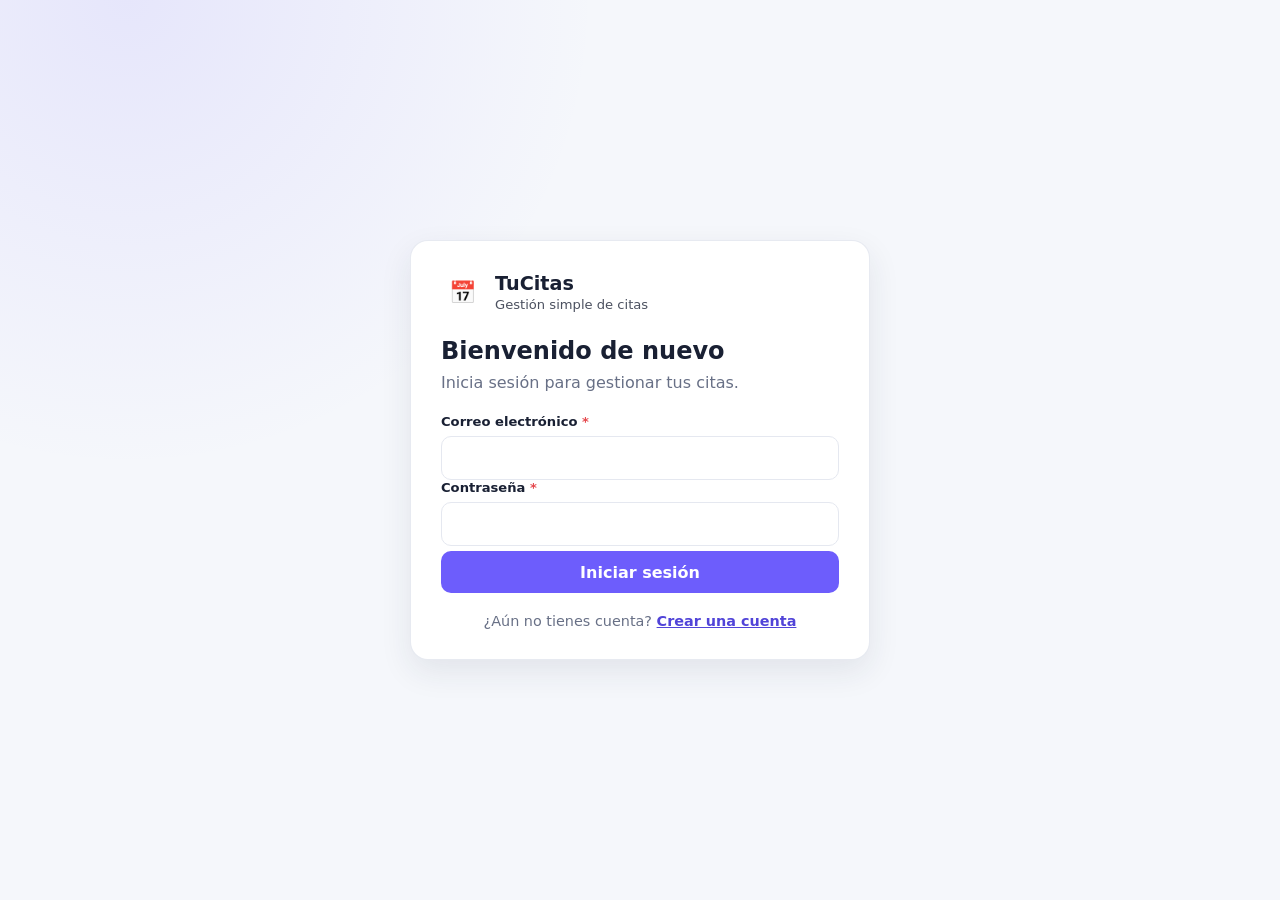
<file: index.html>
<!doctype html><html lang="es"><head><meta charset="utf-8"><meta name="viewport" content="width=device-width,initial-scale=1"><title>TuCitas | Iniciar sesión</title><link rel="stylesheet" href="styles.css"></head><body data-auth="guest"><main class="auth-shell"><section class="auth-card"><div class="brand"><div class="brand-mark">📅</div><div><h1>TuCitas</h1><p>Gestión simple de citas</p></div></div><h2>Bienvenido de nuevo</h2><p class="subtitle">Inicia sesión para gestionar tus citas.</p><div id="errorBox" class="error-box" role="alert"></div><form id="authForm" data-mode="login"><div class="field"><label for="email">Correo electrónico <span class="required">*</span></label><input id="email" name="email" type="email" autocomplete="email" required></div><div class="field"><label for="password">Contraseña <span class="required">*</span></label><input id="password" name="password" type="password" autocomplete="current-password" minlength="6" required></div><button class="btn btn-primary" type="submit">Iniciar sesión</button></form><p class="auth-link">¿Aún no tienes cuenta? <a href="registro.html">Crear una cuenta</a></p></section></main><script src="auth.js"></script><script>if(new URLSearchParams(location.search).get('verified')){const e=document.querySelector('#errorBox');e.textContent='Correo verificado correctamente. Ya puedes iniciar sesión.';e.classList.add('show','success-box')}</script></body></html>
</file>
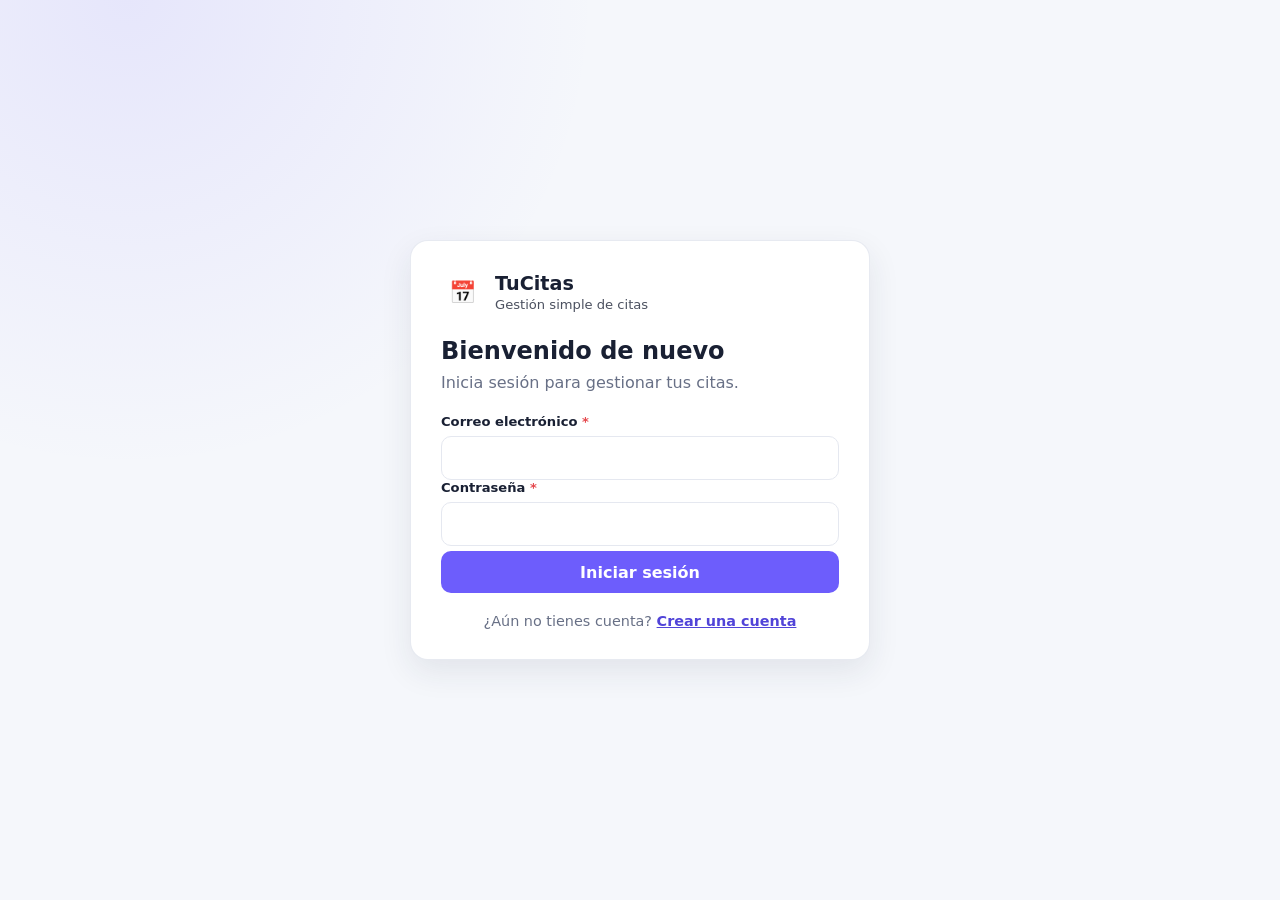
<file: citas.html>
<!doctype html><html lang="es"><head><meta charset="utf-8"><meta name="viewport" content="width=device-width,initial-scale=1"><title>TuCitas | Gestión de citas</title><link rel="stylesheet" href="styles.css"></head><body><header class="topbar"><div class="topbar-content"><div class="brand"><div class="brand-mark">📅</div><div><h1>TuCitas</h1><p>Gestión simple de citas</p></div></div><div class="top-actions"><div class="connection"><i id="connectionDot" class="dot"></i><span id="connectionText">Comprobando servicio…</span></div><button id="logoutBtn" class="btn btn-light btn-small">Cerrar sesión</button></div></div></header><main><section class="toolbar"><div class="search-box"><input id="searchId" type="number" min="1" placeholder="Buscar una cita por ID"><button id="searchBtn" class="btn btn-light">Buscar</button><button id="refreshBtn" class="btn btn-light refresh">↻ Mostrar todas</button></div><button id="configBtn" class="btn btn-light">⚙ Servicio</button></section><section class="grid"><article class="card"><header class="card-header"><h2 id="listTitle">Todas las citas</h2><span id="counter" class="counter">0 registros</span></header><div id="listContainer" class="table-wrap"><div class="loading">Cargando citas…</div></div></article><article class="card form-card"><header class="card-header"><h2 id="formTitle">Nueva cita</h2></header><form id="citaForm" class="form-body"><div class="form-grid"><p id="modeNote" class="mode-note">Completa los datos para registrar una cita.</p><div><label for="documento">Documento <span class="required">*</span></label><input id="documento" name="documento" maxlength="100" required></div><div><label for="nombres">Nombres <span class="required">*</span></label><input id="nombres" name="nombres" maxlength="100" required></div><div><label for="apellidos">Apellidos <span class="required">*</span></label><input id="apellidos" name="apellidos" maxlength="100" required></div><div><label for="tipoCita">Tipo de cita <span class="required">*</span></label><input id="tipoCita" name="tipoCita" maxlength="100" required></div><div><label for="fecha">Fecha <span class="required">*</span></label><input id="fecha" name="fecha" type="date" required></div><div><label for="hora">Hora <span class="required">*</span></label><input id="hora" name="hora" type="time" step="1" required></div><div class="form-actions"><button id="cancelBtn" class="btn btn-light" type="button" hidden>Cancelar</button><button id="saveBtn" class="btn btn-primary" type="submit">Crear cita</button></div></div></form></article></section></main><div id="toast" class="toast" role="status"></div><dialog id="deleteDialog"><div class="dialog-body"><h3>Eliminar cita</h3><p>¿Seguro que deseas eliminar la cita <strong id="deleteLabel"></strong>?</p></div><div class="dialog-actions"><button id="closeDeleteBtn" class="btn btn-light">Cancelar</button><button id="confirmDeleteBtn" class="btn btn-danger">Sí, eliminar</button></div></dialog><dialog id="configDialog"><form id="configForm"><div class="dialog-body"><h3>Configurar servicio</h3><p>Indica la URL base de la API REST.</p><label for="apiUrl">URL del servicio</label><input id="apiUrl" type="url" required></div><div class="dialog-actions"><button id="closeConfigBtn" type="button" class="btn btn-light">Cancelar</button><button class="btn btn-primary">Guardar y conectar</button></div></form></dialog><script src="auth.js"></script><script src="app.js"></script></body></html>
</file>
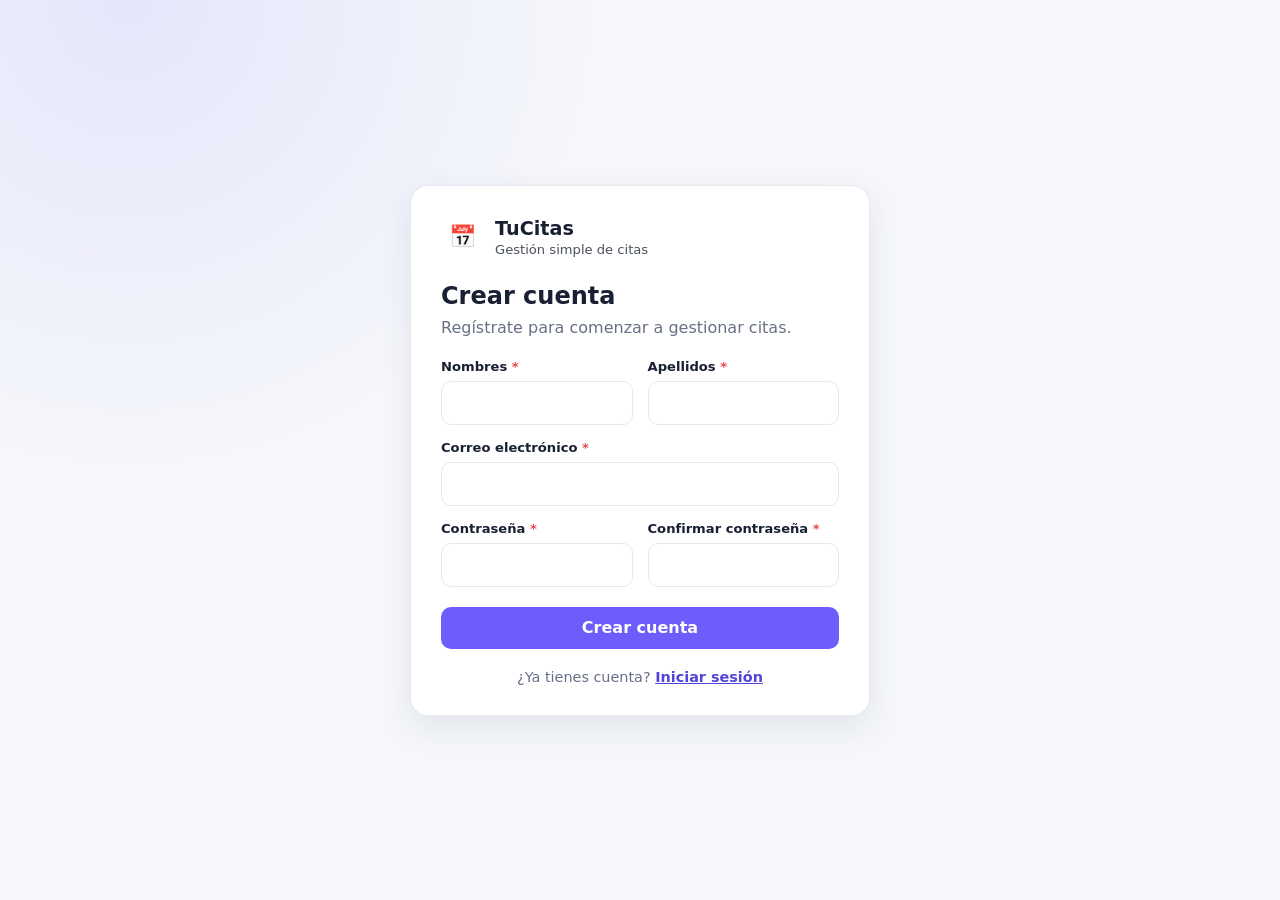
<file: registro.html>
<!doctype html><html lang="es"><head><meta charset="utf-8"><meta name="viewport" content="width=device-width,initial-scale=1"><title>TuCitas | Crear cuenta</title><link rel="stylesheet" href="styles.css"></head><body data-auth="guest"><main class="auth-shell"><section class="auth-card"><div class="brand"><div class="brand-mark">📅</div><div><h1>TuCitas</h1><p>Gestión simple de citas</p></div></div><h2>Crear cuenta</h2><p class="subtitle">Regístrate para comenzar a gestionar citas.</p><div id="errorBox" class="error-box" role="alert"></div><form id="authForm" data-mode="register"><div class="auth-grid"><div class="field"><label for="nombres">Nombres <span class="required">*</span></label><input id="nombres" name="nombres" autocomplete="given-name" maxlength="100" required></div><div class="field"><label for="apellidos">Apellidos <span class="required">*</span></label><input id="apellidos" name="apellidos" autocomplete="family-name" maxlength="100" required></div><div class="field full"><label for="email">Correo electrónico <span class="required">*</span></label><input id="email" name="email" type="email" autocomplete="email" required></div><div class="field"><label for="password">Contraseña <span class="required">*</span></label><input id="password" name="password" type="password" autocomplete="new-password" minlength="6" required></div><div class="field"><label for="confirmPassword">Confirmar contraseña <span class="required">*</span></label><input id="confirmPassword" name="confirmPassword" type="password" autocomplete="new-password" minlength="6" required></div><div class="full"><button class="btn btn-primary" type="submit">Crear cuenta</button></div></div></form><p class="auth-link">¿Ya tienes cuenta? <a href="index.html">Iniciar sesión</a></p></section></main><script src="auth.js"></script></body></html>
</file>
<file: styles.css>
:root{--primary:#6d5dfc;--primary-dark:#5144d8;--danger:#e5484d;--success:#238636;--ink:#192033;--muted:#687086;--line:#e5e8f0;--surface:#fff;--background:#f5f7fb;--shadow:0 12px 32px rgba(30,39,67,.09)}*{box-sizing:border-box}body{margin:0;min-height:100vh;font-family:Inter,ui-sans-serif,system-ui,-apple-system,"Segoe UI",sans-serif;color:var(--ink);background:radial-gradient(circle at 10% 0%,rgba(109,93,252,.11),transparent 32%),var(--background)}button,input{font:inherit}button{cursor:pointer}.topbar{color:#fff;background:linear-gradient(120deg,#5144d8,#796bf7);box-shadow:0 6px 22px rgba(81,68,216,.24)}.topbar-content,main{width:min(1180px,calc(100% - 32px));margin:auto}.topbar-content{min-height:76px;display:flex;align-items:center;justify-content:space-between;gap:20px}.brand{display:flex;align-items:center;gap:12px}.brand-mark{width:42px;height:42px;display:grid;place-items:center;border-radius:13px;background:#ffffff2e;font-size:22px}.brand h1{margin:0;font-size:1.2rem}.brand p{margin:2px 0 0;opacity:.78;font-size:.82rem}.top-actions{display:flex;align-items:center;gap:12px}.connection{display:flex;align-items:center;gap:8px;color:#ffffffe0;font-size:.78rem}.dot{width:8px;height:8px;border-radius:50%;background:#9ca3af}.dot.online{background:#50e38b;box-shadow:0 0 0 4px #50e38b29}.dot.offline{background:#ff8a8e}main{padding:34px 0 48px}.toolbar{display:grid;grid-template-columns:minmax(260px,1fr) auto;gap:14px;margin-bottom:22px}.search-box{display:flex;gap:10px}.search-box input{flex:1}input{width:100%;min-height:44px;border:1px solid var(--line);border-radius:10px;padding:10px 12px;color:var(--ink);background:var(--surface);outline:0;transition:border .15s,box-shadow .15s}input:focus{border-color:var(--primary);box-shadow:0 0 0 3px #6d5dfc21}.btn{min-height:42px;border:0;border-radius:10px;padding:10px 16px;font-weight:700;transition:transform .12s,opacity .12s,background .12s}.btn:hover{transform:translateY(-1px)}.btn:disabled{cursor:not-allowed;opacity:.55;transform:none}.btn-primary{color:#fff;background:var(--primary)}.btn-primary:hover{background:var(--primary-dark)}.btn-light{color:var(--ink);background:#fff;border:1px solid var(--line)}.btn-danger{color:#fff;background:var(--danger)}.btn-small{min-height:34px;padding:7px 10px;font-size:.82rem}.grid{display:grid;grid-template-columns:minmax(0,1.65fr) minmax(290px,.75fr);gap:22px;align-items:start}.card{background:var(--surface);border:1px solid #e5e8f0e6;border-radius:16px;box-shadow:var(--shadow);overflow:hidden}.card-header{min-height:68px;display:flex;align-items:center;justify-content:space-between;gap:14px;padding:16px 20px;border-bottom:1px solid var(--line)}.card-header h2{margin:0;font-size:1.05rem}.counter{color:var(--primary-dark);background:#eeecff;border-radius:99px;padding:5px 9px;font-size:.78rem;font-weight:800}.table-wrap{overflow-x:auto}table{width:100%;border-collapse:collapse}th,td{padding:14px 16px;text-align:left;border-bottom:1px solid var(--line);white-space:nowrap}th{color:var(--muted);background:#fafbfe;font-size:.75rem;text-transform:uppercase;letter-spacing:.055em}td{font-size:.91rem}tbody tr:hover{background:#fbfbff}tbody tr:last-child td{border-bottom:0}.actions{display:flex;flex-wrap:wrap;gap:7px}.id-pill{color:var(--muted);font-family:ui-monospace,monospace}.status-badge{display:inline-flex;border-radius:99px;padding:5px 9px;font-size:.74rem;font-weight:800}.status-pendiente{color:#805b00;background:#fff3cd}.status-confirmada{color:#145da0;background:#dcedff}.status-en-proceso{color:#5d3aaf;background:#eee7ff}.status-finalizada{color:#176b38;background:#dcf5e5}.status-cancelada{color:#9f1d2c;background:#ffe1e5}.form-body{padding:20px}.form-grid{display:grid;gap:16px}label{display:block;margin-bottom:7px;font-size:.82rem;font-weight:750}.required{color:var(--danger)}.form-actions{display:flex;gap:10px;margin-top:4px}.form-actions .btn-primary{flex:1}.mode-note{margin:-4px 0 2px;color:var(--muted);font-size:.8rem}.empty,.loading{padding:54px 20px;text-align:center;color:var(--muted)}.empty-icon{display:block;margin-bottom:8px;font-size:34px}.toast{position:fixed;right:22px;bottom:22px;z-index:20;max-width:min(390px,calc(100% - 44px));color:#fff;border-radius:12px;padding:13px 16px;box-shadow:0 12px 34px #0003;opacity:0;transform:translateY(15px);pointer-events:none;transition:.22s ease}.toast.show{opacity:1;transform:translateY(0)}.toast.success{background:var(--success)}.toast.error{background:var(--danger)}.auth-shell{display:grid;place-items:center;min-height:100vh;padding:24px}.auth-card{width:min(460px,100%);padding:30px;background:#fff;border:1px solid #e5e8f0e6;border-radius:18px;box-shadow:var(--shadow)}.auth-card .brand{margin-bottom:24px}.auth-card h2{margin:0 0 8px}.auth-card .subtitle{color:var(--muted);margin:0 0 22px}.auth-grid{display:grid;grid-template-columns:1fr 1fr;gap:15px}.auth-grid .full{grid-column:1/-1}.auth-card .btn{width:100%;margin-top:5px}.auth-link{text-align:center;color:var(--muted);font-size:.9rem;margin:20px 0 0}.auth-link a{color:var(--primary-dark);font-weight:700}.error-box{display:none;color:#9f1d2c;background:#ffe1e5;border-radius:9px;padding:11px 12px;margin-bottom:15px;font-size:.86rem}.error-box.show{display:block}dialog{width:min(450px,calc(100% - 32px));border:0;border-radius:16px;padding:0;color:var(--ink);box-shadow:0 25px 70px #161c2d4d}dialog::backdrop{background:#14192880;backdrop-filter:blur(3px)}.dialog-body{padding:24px}.dialog-body h3{margin:0 0 8px}.dialog-body p{margin:0 0 16px;color:var(--muted);line-height:1.5}.dialog-actions{display:flex;justify-content:flex-end;gap:10px;padding:16px 24px;background:#f8f9fc}.field-help{display:block;margin-top:7px;color:var(--muted);font-size:.78rem;line-height:1.4}input[readonly]{color:#555d72;background:#f2f4f8;cursor:not-allowed}.otp-card{max-width:470px}.otp-input{text-align:center;font-size:1.45rem;font-weight:800;letter-spacing:.45rem}.success-box{color:#176b38!important;background:#dcf5e5!important}.auth-card form .btn{width:100%;margin-top:5px}@media(max-width:850px){.grid,.toolbar{grid-template-columns:1fr}.toolbar>.btn{width:100%}}@media(max-width:620px){.auth-grid{grid-template-columns:1fr}.auth-grid .full{grid-column:auto}.topbar-content{align-items:flex-start;padding:15px 0}.top-actions{align-items:flex-end;flex-direction:column}.auth-shell{padding:24px 0}.auth-card{padding:24px}.otp-input{font-size:1.25rem;letter-spacing:.3rem}}
</file>
